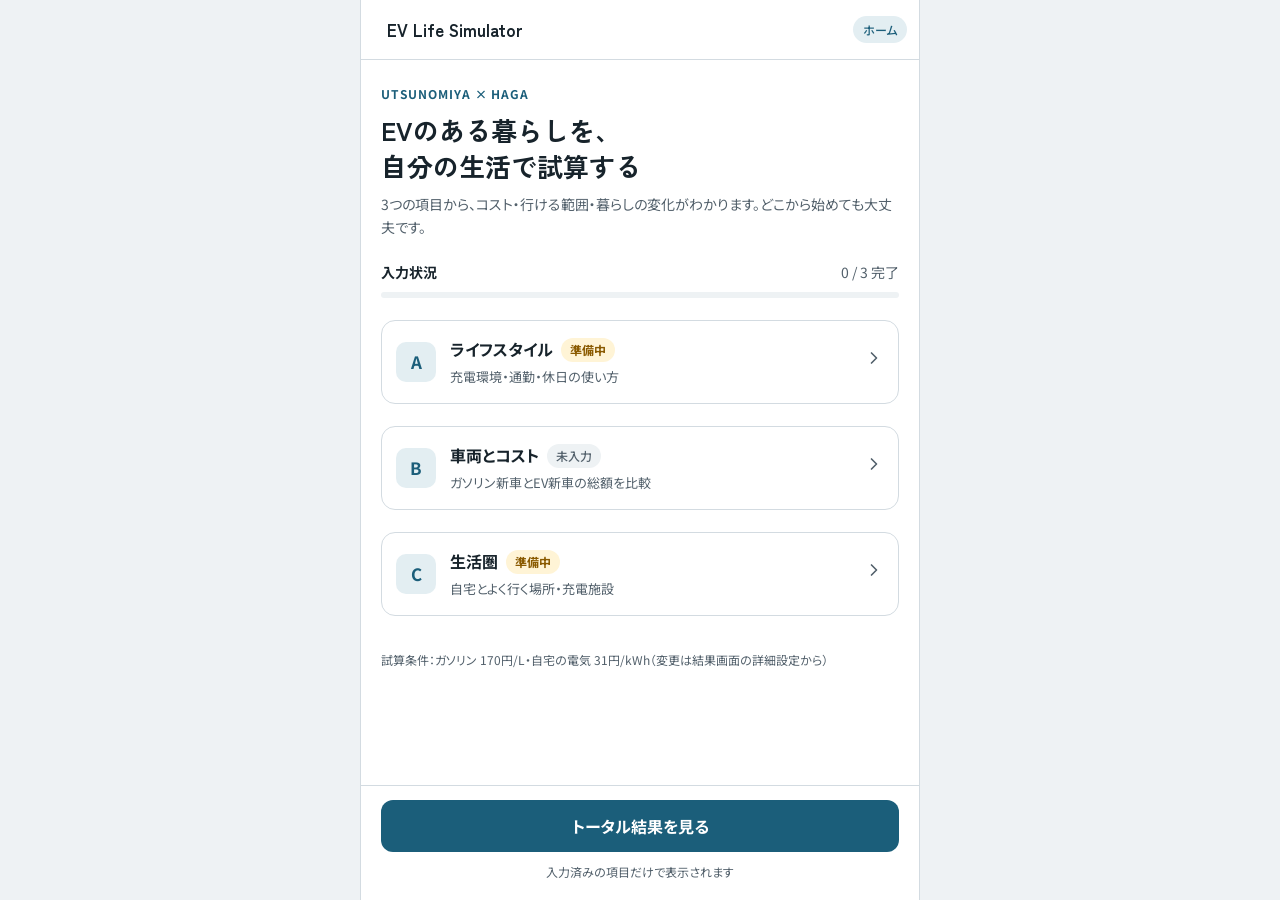
<file: EVsimulation.html>
<!doctype html>
<html lang="ja">
<head>
<meta charset="utf-8">
<meta name="viewport" content="width=device-width, initial-scale=1, viewport-fit=cover">
<title>EV Life Simulator</title>
<link rel="preconnect" href="https://fonts.googleapis.com">
<link rel="preconnect" href="https://fonts.gstatic.com" crossorigin>
<link href="https://fonts.googleapis.com/css2?family=Noto+Sans+JP:wght@400;500;700&family=Zen+Kaku+Gothic+New:wght@500;700&display=swap" rel="stylesheet">
<style>
:root{
  --bg:#EEF2F4;--panel:#FFFFFF;--ink:#17232B;--sub:#52606B;--line:#D3DBE1;
  --ev:#1B5E7A;--ev-t:#E3EEF2;--gas:#A8490C;--gas-t:#FAEDE3;--warn:#8A5A00;--warn-t:#FFF4D6;--on-ev:#FFFFFF;
  box-sizing:border-box;
  padding-top:env(safe-area-inset-top,0px);padding-bottom:env(safe-area-inset-bottom,0px);
}
@media (prefers-color-scheme:dark){
  :root:not([data-theme="light"]){
    --bg:#10181D;--panel:#172229;--ink:#E6ECEF;--sub:#9FB0BB;--line:#2A3842;
    --ev:#6BB8D6;--ev-t:#173541;--gas:#E6955A;--gas-t:#3A2618;--warn:#F2C766;--warn-t:#3A2F12;--on-ev:#0E1A20;
  }
}
:root[data-theme="dark"]{
  --bg:#10181D;--panel:#172229;--ink:#E6ECEF;--sub:#9FB0BB;--line:#2A3842;
  --ev:#6BB8D6;--ev-t:#173541;--gas:#E6955A;--gas-t:#3A2618;--warn:#F2C766;--warn-t:#3A2F12;--on-ev:#0E1A20;
}
*,*::before,*::after{box-sizing:border-box}
html{scroll-padding-top:calc(env(safe-area-inset-top,0px) + 64px)}
body{margin:0;background:var(--bg);color:var(--ink);font-family:'Noto Sans JP',system-ui,-apple-system,'Hiragino Sans',sans-serif;font-size:15px;line-height:1.65;font-feature-settings:"palt" 1}
h1,h2,h3{font-family:'Zen Kaku Gothic New','Noto Sans JP',sans-serif;margin:0;line-height:1.4}
.num{font-variant-numeric:tabular-nums}
a{color:var(--ev)}
button{font:inherit}
.app{max-width:560px;margin:0 auto;min-height:100vh;background:var(--panel);display:flex;flex-direction:column;border-left:1px solid var(--line);border-right:1px solid var(--line)}
@media (max-width:560px){.app{border:0}}

/* header */
.hd{position:sticky;top:env(safe-area-inset-top,0px);z-index:5;background:var(--panel);display:flex;align-items:center;gap:6px;height:60px;padding:0 12px;border-bottom:1px solid var(--line)}
.hd .back{width:44px;height:44px;display:flex;align-items:center;justify-content:center;border:0;background:transparent;color:var(--ink);border-radius:10px;cursor:pointer}
.hd .ttl{font-family:'Zen Kaku Gothic New',sans-serif;font-weight:700;font-size:17px}
.hd .tag{margin-left:auto;font-size:12px;font-weight:500;color:var(--ev);background:var(--ev-t);padding:4px 10px;border-radius:999px;white-space:nowrap}
.main{flex-grow:1;display:flex;flex-direction:column;gap:22px;padding:20px}
.ft{position:sticky;bottom:0;background:var(--panel);border-top:1px solid var(--line);padding:14px 20px calc(18px + env(safe-area-inset-bottom,0px));display:flex;flex-direction:column;gap:10px}
.btn{display:flex;min-height:52px;align-items:center;justify-content:center;border-radius:12px;font-weight:700;font-size:16px;text-decoration:none;border:0;cursor:pointer;background:var(--ev);color:var(--on-ev);width:100%}
.btn2{display:flex;min-height:48px;align-items:center;justify-content:center;border-radius:12px;font-weight:500;font-size:15px;text-decoration:none;border:1px solid var(--line);color:var(--ink);background:transparent;cursor:pointer;width:100%}
:focus-visible{outline:3px solid var(--ev);outline-offset:2px}

/* home */
.hero{display:flex;flex-direction:column;gap:8px;padding-top:4px}
.hero .area{font-size:12px;font-weight:700;color:var(--ev);letter-spacing:.08em}
.hero h1{font-size:26px}
.hero p{margin:0;color:var(--sub);font-size:14px}
.prog{display:flex;flex-direction:column;gap:8px}
.prog .row{display:flex;justify-content:space-between;font-size:14px}
.bar{height:6px;border-radius:3px;background:var(--bg);overflow:hidden}
.bar i{display:block;height:100%;background:var(--ev);border-radius:3px}
@media (prefers-reduced-motion:no-preference){.bar i{transition:width .3s ease}}
.hcard{display:flex;align-items:center;gap:14px;min-height:84px;padding:14px;border:1px solid var(--line);border-radius:14px;text-decoration:none;color:var(--ink);background:var(--panel);width:100%;text-align:left;cursor:pointer}
.hcard:hover{border-color:var(--ev)}
.hcard .lt{width:40px;height:40px;flex-shrink:0;border-radius:10px;background:var(--ev-t);color:var(--ev);display:flex;align-items:center;justify-content:center;font-weight:700;font-size:17px}
.hcard .tx{flex-grow:1;display:flex;flex-direction:column;gap:3px}
.hcard .t{display:flex;align-items:center;gap:8px;font-weight:700;font-size:16px}
.hcard .d{font-size:13px;color:var(--sub)}
.pill{font-size:12px;font-weight:700;padding:2px 9px;border-radius:999px;white-space:nowrap}
.pill.done{background:var(--ev);color:var(--on-ev)}
.pill.todo{background:var(--bg);color:var(--sub);font-weight:500}
.pill.soon{background:var(--warn-t);color:var(--warn)}

/* forms */
.sec{display:flex;flex-direction:column;gap:10px}
.sec h2{font-size:16px}
.sec .sd{font-size:13px;color:var(--sub);margin-top:-6px}
label.f{display:flex;flex-direction:column;gap:4px;font-size:13px;color:var(--sub)}
input[type=number],select{font:inherit;font-size:16px;color:var(--ink);background:var(--panel);border:1px solid var(--line);border-radius:10px;height:48px;padding:0 12px;width:100%}
input[type=range]{width:100%;accent-color:var(--ev);height:32px}
.row2{display:grid;grid-template-columns:repeat(2,minmax(0,1fr));gap:10px}
.seg{display:grid;grid-template-columns:repeat(2,minmax(0,1fr));gap:4px;background:var(--bg);padding:4px;border-radius:12px}
.seg label{display:flex;align-items:center;justify-content:center;min-height:44px;border-radius:9px;font-size:14px;cursor:pointer;color:var(--sub);position:relative}
.seg input{position:absolute;opacity:0;pointer-events:none}
.seg label:has(input:checked){background:var(--panel);color:var(--ink);font-weight:700}
.seg label:has(input:focus-visible){outline:3px solid var(--ev)}
.slider .top{display:flex;justify-content:space-between;align-items:baseline}
.slider .val{font-weight:700;font-size:18px;color:var(--ev)}
.slider .rg{display:flex;justify-content:space-between;font-size:12px;color:var(--sub)}
.chk{display:flex;align-items:center;gap:10px;min-height:48px;padding:0 14px;border:1px solid var(--line);border-radius:10px;font-size:14px;cursor:pointer}
.chk input{width:20px;height:20px;accent-color:var(--ev);margin:0}
.chk:has(input:checked){border-color:var(--ev);background:var(--ev-t)}
.hint{font-size:12px;color:var(--sub)}
.flag{font-size:11px;font-weight:700;color:var(--warn);background:var(--warn-t);padding:1px 6px;border-radius:6px;white-space:nowrap}

/* car cards */
.cars{display:flex;flex-direction:column;gap:10px}
.carc{display:flex;gap:12px;padding:14px;border:1px solid var(--line);border-radius:14px;cursor:pointer;position:relative}
.carc input{width:20px;height:20px;margin:3px 0 0;accent-color:var(--ev);flex-shrink:0}
.carc:has(input:checked){border:1.5px solid var(--ev);background:var(--ev-t)}
.carc.gas:has(input:checked){border-color:var(--gas);background:var(--gas-t)}
.carc.gas input{accent-color:var(--gas)}
.carc .b{flex-grow:1;display:flex;flex-direction:column;gap:6px;min-width:0}
.carc .nm{font-weight:700;font-size:15px}
.carc .cat{font-size:12px;color:var(--sub)}
.spec{display:grid;grid-template-columns:repeat(3,minmax(0,1fr));gap:6px 10px;margin:0}
.spec div{display:flex;flex-direction:column;min-width:0}
.spec dt{font-size:11px;color:var(--sub)}
.spec dd{margin:0;font-weight:700;font-size:13px;font-variant-numeric:tabular-nums}
.custom{display:flex;flex-direction:column;gap:10px;padding:14px;border-radius:12px;background:var(--bg)}
.compare{display:flex;align-items:center;justify-content:space-between;gap:10px;padding:12px 14px;border-radius:12px;background:var(--gas-t)}
.compare .k{font-size:12px;color:var(--gas);font-weight:700}
.compare .n{font-weight:700}

/* results */
.verdict{display:flex;flex-direction:column;gap:4px;padding:18px;border-radius:14px}
.verdict.good{background:var(--ev-t)} .verdict.bad{background:var(--gas-t)}
.verdict .lead{font-size:13px;color:var(--sub)}
.verdict .big{font-family:'Zen Kaku Gothic New',sans-serif;font-weight:700;font-size:28px;line-height:1.3}
.verdict.good .big{color:var(--ev)} .verdict.bad .big{color:var(--gas)}
.verdict .sub{font-size:14px}
.kv{display:grid;grid-template-columns:repeat(2,minmax(0,1fr));gap:10px}
.kv .c{padding:12px 14px;border:1px solid var(--line);border-radius:12px;display:flex;flex-direction:column;gap:2px}
.kv .l{font-size:12px;color:var(--sub)}
.kv .v{font-weight:700;font-size:18px}
.tablewrap{overflow-x:auto;margin:0 -4px;padding:0 4px}
table{width:100%;border-collapse:collapse;font-size:13px;min-width:420px}
th,td{padding:9px 6px;border-bottom:1px solid var(--line);text-align:right;white-space:nowrap}
th:first-child,td:first-child{text-align:left;white-space:normal}
thead th{font-size:12px;color:var(--sub);font-weight:700}
.g{color:var(--gas)} .e{color:var(--ev)}
tr.total td{font-weight:700;border-bottom:0}
.legend{display:flex;gap:16px;font-size:12px;flex-wrap:wrap;color:var(--sub)}
.legend span{display:inline-flex;align-items:center;gap:6px}
.sw{width:22px;height:0;border-top:3px solid}
.sw.g{border-color:var(--gas);border-top-style:dashed} .sw.e{border-color:var(--ev)}
svg text{font-family:'Noto Sans JP',sans-serif}
.warnbox{background:var(--warn-t);border-radius:12px;padding:12px 14px;font-size:13px}
.warnbox strong{color:var(--warn)}
details{border:1px solid var(--line);border-radius:12px;padding:0 14px}
summary{cursor:pointer;font-weight:700;font-size:14px;min-height:48px;display:flex;align-items:center}
details .body{display:flex;flex-direction:column;gap:10px;padding-bottom:14px}

/* total */
.tile{display:flex;flex-direction:column;gap:8px;padding:16px;border:1px solid var(--line);border-radius:14px}
.tile .h{display:flex;align-items:center;gap:8px}
.tile .lt{width:26px;height:26px;border-radius:7px;background:var(--ev-t);color:var(--ev);font-weight:700;font-size:13px;display:flex;align-items:center;justify-content:center}
.tile .ht{font-size:13px;font-weight:700;color:var(--sub)}
.tile .big{font-family:'Zen Kaku Gothic New',sans-serif;font-weight:700;font-size:20px}
.tile .s{font-size:13px;color:var(--sub)}
.tile .links{display:flex;gap:6px;flex-wrap:wrap}
.lk{display:inline-flex;align-items:center;min-height:44px;padding:0 10px;margin-left:-10px;font-weight:700;font-size:14px;border:0;background:transparent;color:var(--ev);cursor:pointer;border-radius:8px}

/* stub */
.stub{display:flex;flex-direction:column;gap:12px;padding:20px;border:1.5px dashed var(--line);border-radius:14px}
.stub h2{font-size:18px}
.stub ul{margin:0;padding-left:1.2em;color:var(--sub);font-size:14px}
.stub li{margin:4px 0}
</style>
</head>
<body>
<div class="app" id="app"></div>

<script>
/* =========================================================
   データ（カタログスペック）
   ok:false の値は仮置き。公式情報・ディーラーヒアリングで更新する
   ========================================================= */
const EVS = {
  "n-one-e":  {name:"N-ONE e:（e:G）", cat:"軽乗用EV", price:2699400, sub:580000, wh:105, kwh:29.6, tax:10800, wt:0, ok:true},
  "super-one":{name:"Super-ONE", cat:"小型EV", price:3390200, sub:1300000, wh:113, kwh:29.6, tax:25000, wt:0, ok:false},
  "insight":  {name:"INSIGHT", cat:"クロスオーバーSUV EV", price:5500000, sub:1300000, wh:134, kwh:68.8, tax:25000, wt:0, ok:true},
  "n-van-e":  {name:"N-VAN e:", cat:"軽商用EV", price:2600000, sub:0, wh:126, kwh:29.6, tax:5000, wt:0, ok:false},
  "custom":   {name:"その他のEV", cat:"スペックを入力", custom:true}
};
const GASES = {
  "n-one": {name:"N-ONE", cat:"軽乗用", price:1800000, fe:23, tax:10800, wt:3300},
  "n-box": {name:"N-BOX", cat:"軽乗用", price:1800000, fe:21, tax:10800, wt:3300},
  "n-van": {name:"N-VAN", cat:"軽商用", price:1500000, fe:18, tax:5000, wt:3300},
  "fit":   {name:"フィット e:HEV", cat:"コンパクト", price:2300000, fe:27, tax:30500, wt:7500},
  "zrv":   {name:"ZR-V e:HEV", cat:"SUV", price:3600000, fe:22, tax:36000, wt:12300},
  "custom":{name:"その他のガソリン車", cat:"スペックを入力", custom:true}
};
const DEP = { gas:{hi:0.12, mid:0.15, lo:0.18}, ev:{hi:0.15, mid:0.19, lo:0.23} }; // 年率の価値減少（仮）
const SCEN_LABEL = {hi:"高め", mid:"中間", lo:"低め"};
const SUBSIDY_HOLD_YEARS = 4;

/* =========================================================
   状態
   ========================================================= */
const S = {
  kmMode:"direct", annualKm:8000, monthlySpend:10000, curFe:15,
  gasKey:"", evKey:"",
  gc_price:2500000, gc_fe:18, gc_tax:30500, gc_wt:7500,
  ec_price:4000000, ec_sub:0, ec_wh:150, ec_kwh:50, ec_tax:25000, ec_wt:0,
  homeCharge:true, homeShare:80, years:7,
  evAdj:0, gasAdj:0, evFees:0, gasFees:0,
  pGas:170, pHome:31, pPub:60, charger:150000, mGas:40000, mEv:25000,
  cSum:0.9, cWin:0.7, rGas:0.85, rEv:0.9, usable:70, scen:"mid",
  seenCost:false
};
const n = k => { const v = parseFloat(S[k]); return isFinite(v) ? v : 0; };
const yen = v => (v<0?"−":"") + "¥" + Math.round(Math.abs(v)).toLocaleString("ja-JP");
const man = v => (v<0?"−":"") + (Math.abs(v)/10000).toFixed(1).replace(/\.0$/,"") + "万円";
const sman = v => (v>0?"+":v<0?"−":"±") + (Math.abs(v)/10000).toFixed(1).replace(/\.0$/,"") + "万円";

function gasCar(){ const d=GASES[S.gasKey]; if(!d) return null;
  return d.custom ? {name:d.name, price:n("gc_price"), fe:n("gc_fe"), tax:n("gc_tax"), wt:n("gc_wt")} : d; }
function evCar(){ const d=EVS[S.evKey]; if(!d) return null;
  return d.custom ? {name:d.name, price:n("ec_price"), sub:n("ec_sub"), wh:n("ec_wh"), kwh:n("ec_kwh"), tax:n("ec_tax"), wt:n("ec_wt")} : d; }
function annualKm(){ return S.kmMode==="spend" ? n("monthlySpend")*12/Math.max(n("pGas"),1)*n("curFe") : n("annualKm"); }
const doneB = () => !!(S.gasKey && S.evKey && S.seenCost);

/* =========================================================
   計算（コスト比較）
   ========================================================= */
function calc(){
  const G = gasCar(), E = evCar(); if(!G||!E) return null;
  const km = annualKm(), N = n("years");
  const share = S.homeCharge ? n("homeShare")/100 : 0;
  const pGas=n("pGas"), pHome=n("pHome"), pPub=n("pPub");
  const cSum=n("cSum")||1, cWin=n("cWin")||1, rGas=n("rGas")||1, rEv=n("rEv")||1;

  const gPrice = G.price + n("gasAdj"), ePrice = E.price + n("evAdj");
  const charger = S.homeCharge ? n("charger") : 0;
  const gInit = gPrice + n("gasFees");
  const eInit = ePrice - E.sub + n("evFees") + charger;

  const feReal = Math.max(G.fe,0.1)*rGas;
  const gasEnergy = km/feReal*pGas;
  const whReal = E.wh/rEv;
  const kWhYear = [1,cSum,1,cWin].reduce((s,c)=> s + (km/4)*whReal/1000/c, 0);
  const avgElec = share*pHome + (1-share)*pPub;
  const evEnergy = kWhYear*avgElec;

  const gAnnual = gasEnergy + G.tax + G.wt + n("mGas");
  const eAnnual = evEnergy + E.tax + E.wt + n("mEv");
  const resid = (p,r) => p*Math.pow(1-r,N);
  const gRes = resid(G.price, DEP.gas[S.scen]), eRes = resid(E.price, DEP.ev[S.scen]);
  const gTotal = gInit + gAnnual*N - gRes, eTotal = eInit + eAnnual*N - eRes;

  const dInit = eInit-gInit, dAnnual = gAnnual-eAnnual;
  let cross, crossT=null;
  if (dInit<=0 && dAnnual>=0) cross = "購入時からEVが安い";
  else if (dAnnual<=0) cross = "この条件では逆転しない";
  else { crossT = dInit/dAnnual; cross = crossT>30 ? "30年超" : `約${crossT.toFixed(1)}年目`; }

  const usable = n("usable")/100, weekKm = km/52;
  const rangeAt = c => E.kwh*usable*1000/(whReal/c);
  const freq = c => { const pw = weekKm/Math.max(rangeAt(c),1); if(pw<=0) return "―"; const d=7/pw; return `週 ${pw.toFixed(1)} 回（約${d>=1?Math.round(d):d.toFixed(1)}日に1回）`; };
  const eKwhKm = kWhYear/Math.max(km,1);

  const scen = ["hi","mid","lo"].map(s => {
    const gr=resid(G.price,DEP.gas[s]), er=resid(E.price,DEP.ev[s]);
    return {s, gr, er, d:(eInit+eAnnual*N-er)-(gInit+gAnnual*N-gr)};
  });
  return {G,E,km,N,gPrice,ePrice,charger,gInit,eInit,gasEnergy,evEnergy,gAnnual,eAnnual,gRes,eRes,gTotal,eTotal,
    diff:eTotal-gTotal, dInit, dAnnual, cross, crossT,
    k100g:100/(pGas/feReal), k100h:S.homeCharge?100/(eKwhKm*pHome):null, k100a:100/(eKwhKm*avgElec),
    fq:{mid:freq(1), sum:freq(cSum), win:freq(cWin)}, rangeMid:rangeAt(1), rangeWin:rangeAt(cWin), usable, scen};
}

/* =========================================================
   UI部品
   ========================================================= */
const CHEV_L='<svg width="22" height="22" viewBox="0 0 24 24" fill="none" stroke="currentColor" stroke-width="2" stroke-linecap="round" stroke-linejoin="round" aria-hidden="true"><path d="M15 18l-6-6 6-6"/></svg>';
const CHEV_R='<svg width="20" height="20" viewBox="0 0 24 24" fill="none" stroke="currentColor" stroke-width="2" stroke-linecap="round" stroke-linejoin="round" aria-hidden="true"><path d="M9 18l6-6-6-6"/></svg>';
const header = (title, back, tag) => `<header class="hd">${back?`<button class="back" data-go="${back}" aria-label="戻る">${CHEV_L}</button>`:'<div style="width:8px"></div>'}<h1 class="ttl">${title}</h1><span class="tag">${tag}</span></header>`;
const footer = (...b) => `<footer class="ft">${b.join("")}</footer>`;
const btn = (to,t,dis) => `<button class="btn" data-go="${to}"${dis?' disabled aria-disabled="true" style="opacity:.45;cursor:not-allowed"':""}>${t}</button>`;
const btn2 = (to,t) => `<button class="btn2" data-go="${to}">${t}</button>`;
const numIn = (k,label,step=1,flag=false) => `<label class="f">${label}${flag?' <span class="flag">要確認</span>':""}<input type="number" inputmode="decimal" data-k="${k}" value="${S[k]}" step="${step}"></label>`;
const slider = (k,label,min,max,step,fmt,lo,hi,id) => `<div class="slider"><div class="top"><label for="${k}" style="font-size:14px">${label}</label><span class="val num" id="${id}">${fmt(S[k])}</span></div><input type="range" id="${k}" data-k="${k}" min="${min}" max="${max}" step="${step}" value="${S[k]}"><div class="rg"><span>${lo}</span><span>${hi}</span></div></div>`;
const spec = items => `<dl class="spec">${items.map(([t,v])=>`<div><dt>${t}</dt><dd>${v}</dd></div>`).join("")}</dl>`;

/* =========================================================
   画面
   ========================================================= */
const screens = {};

screens.home = () => {
  const done = doneB() ? 1 : 0;
  const card = (l,t,d,to,st) => `<button class="hcard" data-go="${to}"><span class="lt">${l}</span><span class="tx"><span class="t">${t}${st}</span><span class="d">${d}</span></span><span style="color:var(--sub)">${CHEV_R}</span></button>`;
  return header("EV Life Simulator",null,"ホーム") + `<main class="main">
    <div class="hero"><span class="area">UTSUNOMIYA × HAGA</span><h1>EVのある暮らしを、<br>自分の生活で試算する</h1><p>3つの項目から、コスト・行ける範囲・暮らしの変化がわかります。どこから始めても大丈夫です。</p></div>
    <div class="prog"><div class="row"><strong>入力状況</strong><span class="num" style="color:var(--sub)">${done} / 3 完了</span></div><div class="bar"><i style="width:${done/3*100}%"></i></div></div>
    ${card("A","ライフスタイル","充電環境・通勤・休日の使い方","lifestyle",'<span class="pill soon">準備中</span>')}
    ${card("B","車両とコスト","ガソリン新車とEV新車の総額を比較","gas", doneB()?'<span class="pill done">入力済み</span>':'<span class="pill todo">未入力</span>')}
    ${card("C","生活圏","自宅とよく行く場所・充電施設","area",'<span class="pill soon">準備中</span>')}
    <p class="hint">試算条件：ガソリン ${n("pGas")}円/L・自宅の電気 ${n("pHome")}円/kWh（変更は結果画面の詳細設定から）</p>
  </main>` + footer(btn("total","トータル結果を見る"), `<p class="hint" style="text-align:center;margin:0">入力済みの項目だけで表示されます</p>`);
};

screens.gas = () => {
  const cards = Object.entries(GASES).map(([k,d]) => `<label class="carc gas"><input type="radio" name="gasKey" data-k="gasKey" value="${k}"${S.gasKey===k?" checked":""}>
    <span class="b"><span class="nm">${d.name}</span><span class="cat">${d.cat}</span>${d.custom?"":spec([["車両価格",man(d.price)],["燃費",d.fe+" km/L"],["自動車税",yen(d.tax)+"/年"]])}</span></label>`).join("");
  const custom = GASES[S.gasKey]?.custom ? `<div class="custom"><strong style="font-size:14px">スペックを入力</strong><div class="row2">${numIn("gc_price","車両価格（円）",10000)}${numIn("gc_fe","燃費（km/L）",0.1)}${numIn("gc_tax","自動車税（円/年）",100)}${numIn("gc_wt","重量税（円/年換算）",100)}</div></div>` : "";
  return header("ガソリン新車と走行距離","home","入力 B-1") + `<main class="main">
    <section class="sec"><h2>年間の走行距離</h2><p class="sd">分からなければ、今の車のガソリン代から計算できます</p>
      <div class="seg" role="radiogroup" aria-label="走行距離の入力方法">
        <label><input type="radio" name="kmMode" data-k="kmMode" value="direct"${S.kmMode==="direct"?" checked":""}>距離で入力</label>
        <label><input type="radio" name="kmMode" data-k="kmMode" value="spend"${S.kmMode==="spend"?" checked":""}>ガソリン代から</label>
      </div>
      ${S.kmMode==="direct" ? numIn("annualKm","年間走行距離（km）",500) : `<div class="row2">${numIn("monthlySpend","月のガソリン代（円）",1000)}${numIn("curFe","今の車の燃費（km/L）",0.5)}</div>`}
      <p class="hint num" id="kmOut">年間 約${Math.round(annualKm()).toLocaleString("ja-JP")}km として計算します</p>
    </section>
    <section class="sec"><h2>比べるガソリン新車</h2><p class="sd">買い替え候補のガソリン車を選んでください <span class="flag">要確認</span> 価格・燃費は仮の値です</p>
      <div class="cars" role="radiogroup" aria-label="ガソリン新車">${cards}</div>${custom}
    </section>
  </main>` + footer(btn("ev","次へ：EVを選ぶ", !S.gasKey));
};

screens.ev = () => {
  const G = GASES[S.gasKey];
  const cards = Object.entries(EVS).map(([k,d]) => `<label class="carc"><input type="radio" name="evKey" data-k="evKey" value="${k}"${S.evKey===k?" checked":""}>
    <span class="b"><span class="nm">${d.name}${d.ok===false?' <span class="flag">要確認</span>':""}</span><span class="cat">${d.cat}</span>${d.custom?"":spec([["車両価格",man(d.price)],["補助金（国）",man(d.sub)],["実質",man(d.price-d.sub)],["電費",d.wh+" Wh/km"],["バッテリー",d.kwh+" kWh"],["自動車税",yen(d.tax)+"/年"]])}</span></label>`).join("");
  const custom = EVS[S.evKey]?.custom ? `<div class="custom"><strong style="font-size:14px">スペックを入力</strong><div class="row2">${numIn("ec_price","車両価格（円）",10000)}${numIn("ec_sub","補助金（円）",10000)}${numIn("ec_wh","電費（Wh/km）",1)}${numIn("ec_kwh","バッテリー（kWh）",0.1)}${numIn("ec_tax","自動車税（円/年）",100)}${numIn("ec_wt","重量税（円/年換算）",100)}</div></div>` : "";
  return header("気になるEV","gas","入力 B-2") + `<main class="main">
    ${G?`<div class="compare"><div><div class="k">比較するガソリン新車</div><div class="n">${G.name}</div></div><button class="lk" data-go="gas" style="margin:0">変更</button></div>`:""}
    <section class="sec"><h2>EVを選ぶ</h2><div class="cars" role="radiogroup" aria-label="EV新車">${cards}</div>${custom}</section>
    <section class="sec"><h2>充電の環境</h2>
      <label class="chk"><input type="checkbox" data-k="homeCharge"${S.homeCharge?" checked":""}>自宅に充電器を設置できる</label>
      <div id="shareWrap"${S.homeCharge?"":" hidden"}>${slider("homeShare","自宅で充電する割合",0,100,5,v=>v+"%","すべて外で","すべて自宅","shareOut")}</div>
      <p class="hint">ライフスタイル（A）の入力ができたら、ここは自動で引き継ぐ予定です</p>
    </section>
  </main>` + footer(btn("cost","コストを比較する", !S.evKey));
};

screens.cost = () => {
  S.seenCost = true;
  return header("コスト比較","ev","結果 B") + `<main class="main">
    <div id="verdict"></div>
    ${slider("years","保有予定年数",1,15,1,v=>v+"年","1年","15年","yearsOut")}
    <section class="sec"><h2>累計コストの推移</h2>
      <svg id="chart" viewBox="0 0 520 260" width="100%" role="img" aria-label="累計コストの推移"></svg>
      <div class="legend"><span><i class="sw g"></i>ガソリン新車</span><span><i class="sw e"></i>EV新車</span><span>最終年の右の点は残価を差し引いた総額</span></div>
    </section>
    <section class="sec"><h2 id="tblTitle">内訳</h2><div class="tablewrap"><table class="num"><thead><tr><th>項目</th><th class="g">ガソリン</th><th class="e">EV</th><th>差</th></tr></thead><tbody id="tbody"></tbody></table></div></section>
    <section class="sec"><h2>100円で走れる距離</h2><div class="kv" id="k100"></div></section>
    <section class="sec"><h2>充電の頻度（目安）</h2><div class="kv" id="freq"></div><p class="hint" id="freqNote"></p></section>
    <section class="sec"><h2>売却時の残価による違い</h2><div class="tablewrap"><table class="num"><thead><tr><th>シナリオ <span class="flag">要確認</span></th><th class="g">ガソリン残価</th><th class="e">EV残価</th><th>総額の差</th></tr></thead><tbody id="scBody"></tbody></table></div>
      <div class="warnbox" id="clawback" hidden></div></section>
    <details><summary>見積調整（ディーラー用）</summary><div class="body"><div class="row2">
      ${numIn("evAdj","EV 値引き・オプション差（円）",10000)}${numIn("gasAdj","ガソリン車 値引き・オプション差（円）",10000)}
      ${numIn("evFees","EV 購入時の税・諸費用（円）",10000)}${numIn("gasFees","ガソリン車 購入時の税・諸費用（円）",10000)}
    </div><p class="hint">マイナスで値引き。見積書の金額を入れると実際の条件で比較できます。</p></div></details>
    <details><summary>単価・係数の設定</summary><div class="body"><div class="row2">
      ${numIn("pGas","ガソリン（円/L）",1)}${numIn("pHome","自宅の電気（円/kWh）",1)}
      ${numIn("pPub","公共充電（円/kWh換算）",1,true)}${numIn("charger","充電器の設置費（円）",10000,true)}
      ${numIn("mGas","メンテ費 ガソリン（円/年）",1000,true)}${numIn("mEv","メンテ費 EV（円/年）",1000,true)}
      ${numIn("cSum","夏の電費係数",0.05,true)}${numIn("cWin","冬の電費係数",0.05,true)}
      ${numIn("rGas","実燃費／カタログ",0.05,true)}${numIn("rEv","実電費／カタログ",0.05,true)}
      ${numIn("usable","日常で使う充電幅（%）",5)}
      <label class="f">残価シナリオ<select data-k="scen">${["hi","mid","lo"].map(s=>`<option value="${s}"${S.scen===s?" selected":""}>${SCEN_LABEL[s]}</option>`).join("")}</select></label>
    </div></div></details>
  </main>` + footer(btn("total","トータル結果へ"), btn2("gas","車両の条件を変える"));
};
screens.cost.update = () => {
  const r = calc(); if(!r) return;
  const good = r.diff < 0;
  document.getElementById("verdict").innerHTML = `<div class="verdict ${good?"good":"bad"}">
    <span class="lead">${r.G.name} と ${r.E.name}｜${r.N}年間の総保有コスト（残価${SCEN_LABEL[S.scen]}）</span>
    <span class="big num">${good?`EVが ${man(-r.diff)} おトク`:`ガソリン車が ${man(r.diff)} 安い`}</span>
    <span class="sub num">逆転：${r.cross}　／　年間維持費の差 ${man(Math.abs(r.dAnnual))}（EVが${r.dAnnual>0?"安い":"高い"}）</span></div>`;
  document.getElementById("yearsOut").textContent = r.N+"年";
  document.getElementById("tblTitle").textContent = `内訳（${r.N}年）`;
  const rows = [
    ["車両価格",r.gPrice,r.ePrice],["補助金",0,-r.E.sub],["購入時の税・諸費用",n("gasFees"),n("evFees")],["充電器の設置費",0,r.charger],
    ["燃料・電気代",r.gasEnergy*r.N,r.evEnergy*r.N],["自動車税・重量税",(r.G.tax+r.G.wt)*r.N,(r.E.tax+r.E.wt)*r.N],
    ["メンテナンス",n("mGas")*r.N,n("mEv")*r.N],["売却時の残価",-r.gRes,-r.eRes]];
  document.getElementById("tbody").innerHTML = rows.map(([l,g,e])=>`<tr><td>${l}</td><td class="g">${yen(g)}</td><td class="e">${yen(e)}</td><td>${sman(e-g)}</td></tr>`).join("")
    + `<tr class="total"><td>合計</td><td class="g">${yen(r.gTotal)}</td><td class="e">${yen(r.eTotal)}</td><td>${sman(r.diff)}</td></tr>`;
  document.getElementById("k100").innerHTML =
    `<div class="c"><span class="l">ガソリン新車</span><span class="v num g">${r.k100g.toFixed(1)} km</span></div>`+
    `<div class="c"><span class="l">EV（あなたの充電割合）</span><span class="v num e">${r.k100a.toFixed(1)} km</span></div>`+
    (r.k100h?`<div class="c" style="grid-column:1/-1"><span class="l">EV（自宅充電のみの場合）</span><span class="v num e">${r.k100h.toFixed(1)} km</span></div>`:"");
  document.getElementById("freq").innerHTML =
    `<div class="c"><span class="l">春・秋</span><span class="v num" style="font-size:15px">${r.fq.mid}</span></div>`+
    `<div class="c"><span class="l">夏</span><span class="v num" style="font-size:15px">${r.fq.sum}</span></div>`+
    `<div class="c" style="grid-column:1/-1"><span class="l">冬（暖房使用）</span><span class="v num" style="font-size:15px">${r.fq.win}</span></div>`;
  document.getElementById("freqNote").textContent = `1回の充電で使う範囲の目安：春秋 約${Math.round(r.rangeMid)}km／冬 約${Math.round(r.rangeWin)}km（容量の${Math.round(r.usable*100)}%を使う想定）`;
  document.getElementById("scBody").innerHTML = r.scen.map(x=>`<tr><td>${SCEN_LABEL[x.s]}${x.s===S.scen?"（選択中）":""}</td><td class="g">${yen(x.gr)}</td><td class="e">${yen(x.er)}</td><td>${sman(x.d)}</td></tr>`).join("");
  const cb = document.getElementById("clawback");
  if (r.N < SUBSIDY_HOLD_YEARS && r.E.sub > 0){ cb.hidden=false; cb.innerHTML=`<strong>補助金の返納に注意：</strong>補助金を受けた車は一定期間（目安${SUBSIDY_HOLD_YEARS}年）内に手放すと、一部返納が必要になる場合があります。この試算には含めていません。`; }
  else cb.hidden = true;
  drawChart(r);
};

screens.total = () => {
  const r = doneB() ? calc() : null;
  const tileB = r ? `<div class="tile"><div class="h"><span class="lt">B</span><span class="ht">コスト</span></div>
      <div class="big num" style="color:${r.diff<0?"var(--ev)":"var(--gas)"}">${r.diff<0?`${r.N}年で ${man(-r.diff)} おトク`:`${r.N}年ではガソリン車が ${man(r.diff)} 安い`}</div>
      <div class="s">${r.G.name} との比較・逆転：${r.cross}</div>
      <div class="links"><button class="lk" data-go="cost">詳しく見る</button><button class="lk" data-go="gas">条件を変える</button></div></div>`
    : `<div class="tile"><div class="h"><span class="lt">B</span><span class="ht">コスト</span></div><div class="big">まだ入力されていません</div><div class="links"><button class="lk" data-go="gas">車両を選んで比較する</button></div></div>`;
  const stubTile = (l,t,to1,to2) => `<div class="tile"><div class="h"><span class="lt">${l}</span><span class="ht">${t}</span><span class="pill soon">準備中</span></div><div class="s">この項目の結果は今後表示されます</div><div class="links"><button class="lk" data-go="${to1}">結果を見る</button><button class="lk" data-go="${to2}">入力する</button></div></div>`;
  const E = evCar();
  return header("診断結果","home","トータル") + `<main class="main">
    <div style="display:flex;flex-direction:column;gap:4px"><span class="hint">あなたが選んだEV</span><h2 style="font-size:24px">${E?E.name:"未選択"}</h2></div>
    ${tileB}
    ${stubTile("C","行ける範囲・充電施設","charging","area")}
    ${stubTile("A","暮らしの変化","effect","lifestyle")}
    <button class="btn2" data-go="share" style="border-style:dashed;border-color:var(--ev);color:var(--ev);font-weight:700">家族に結果を共有する（準備中）</button>
  </main>` + footer(btn("rental","このEVを1日試してみる"), btn2("home","ホームに戻る"));
};

const stub = (title,back,tag,heading,items,next) => () => header(title,back,tag) + `<main class="main">
  <div class="stub"><span class="pill soon" style="align-self:flex-start">準備中</span><h2>${heading}</h2><ul>${items.map(i=>`<li>${i}</li>`).join("")}</ul></div>
</main>` + footer(...next);
screens.lifestyle = stub("ライフスタイル","home","入力 A","ライフスタイルの入力",["自宅の充電環境（戸建て／集合住宅）","通勤・送迎の距離と頻度","休日の使い方・乗る人数","重視したいこと"],[btn("effect","次へ：導入効果を見る")]);
screens.effect = stub("導入効果","lifestyle","結果 A","暮らしの変化（質的な効果）",["給油の手間がなくなる回数","通勤・休日の使い方に合わせた変化","静かさ・乗り心地（試乗への導線）","災害時の給電"],[btn("total","トータル結果へ"),btn2("home","ホームで他の項目を入力")]);
screens.area = stub("生活圏","home","入力 C","自宅とよく行く場所",["自宅の位置（町名まで）","よく行く場所を地図から最大10件","行く頻度"],[btn("charging","次へ：充電施設を見る")]);
screens.charging = stub("充電施設","area","結果 C","充電施設と行ける範囲",["生活圏の充電スポット地図","行き先ごとの判定（夏／冬）","自宅チャージスポットへの導線"],[btn("total","トータル結果へ"),btn2("area","行き先を変える")]);
screens.rental = () => { const E=evCar(); return header("レンタカーで試す","total","次の一歩") + `<main class="main">
  <div class="hero"><h1>数字の次は、<br>乗り心地を確かめる</h1><p>静かさや加速は、乗ってみるのが一番です。</p></div>
  <div class="stub"><span class="pill soon" style="align-self:flex-start">レンタカーアプリと連携予定</span><h2>${E?E.name:"選んだEV"} を予約</h2><ul><li>診断結果（車種・よく行く場所）を引き継いで予約画面を開く</li><li>貸出場所：販売店（LRT停留場の近く）</li><li>よく行く場所をもとにした試乗コースの提案</li></ul></div>
</main>` + footer(btn("rental-go","レンタカーを予約する（準備中）"), btn2("total","診断結果に戻る")); };
screens.share = () => header("結果を共有","total","共有") + `<main class="main"><div class="stub"><span class="pill soon" style="align-self:flex-start">準備中</span><h2>家族に見せる1枚サマリー</h2><ul><li>節約額・行ける範囲・おすすめ車種を1枚に</li><li>リンクを送ると同じ結果を開ける</li></ul></div></main>` + footer(btn2("total","診断結果に戻る"));

/* =========================================================
   グラフ
   ========================================================= */
function drawChart(r){
  const svg = document.getElementById("chart"); if(!svg) return;
  const W=520,H=260,L=56,R=86,T=16,B=34, N=r.N;
  const cs = getComputedStyle(document.documentElement), c = k => cs.getPropertyValue(k).trim();
  const g=[],e=[]; for(let i=0;i<=N;i++){ g.push(r.gInit+r.gAnnual*i); e.push(r.eInit+r.eAnnual*i); }
  const fg=g[N]-r.gRes, fe=e[N]-r.eRes;
  const top=Math.ceil(Math.max(...g,...e)/1e6)*1e6||1e6, bot=Math.floor(Math.min(0,fg,fe)/1e6)*1e6;
  const x=i=>L+(W-L-R)*i/Math.max(N,1), y=v=>T+(H-T-B)*(1-(v-bot)/(top-bot));
  const step=(top-bot)>6e6?2e6:1e6; let s="";
  for(let v=bot;v<=top+1;v+=step){ s+=`<line x1="${L}" x2="${W-R}" y1="${y(v)}" y2="${y(v)}" stroke="${c("--line")}"/><text x="${L-6}" y="${y(v)+4}" font-size="11" fill="${c("--sub")}" text-anchor="end">${v/10000}万</text>`; }
  const ls=N>8?2:1; for(let i=0;i<=N;i+=ls) s+=`<text x="${x(i)}" y="${H-B+18}" font-size="11" fill="${c("--sub")}" text-anchor="middle">${i?i+"年":"購入時"}</text>`;
  const p=a=>a.map((v,i)=>`${i?"L":"M"}${x(i).toFixed(1)},${y(v).toFixed(1)}`).join(" ");
  s+=`<path d="${p(g)}" fill="none" stroke="${c("--gas")}" stroke-width="2.5" stroke-dasharray="7 5"/><path d="${p(e)}" fill="none" stroke="${c("--ev")}" stroke-width="3.5"/>`;
  [[g[N],fg,"--gas"],[e[N],fe,"--ev"]].forEach(([a,b,k])=>{ s+=`<line x1="${x(N)}" y1="${y(a)}" x2="${x(N)+24}" y2="${y(b)}" stroke="${c(k)}" stroke-width="1.5" stroke-dasharray="2 4"/><circle cx="${x(N)+24}" cy="${y(b)}" r="4" fill="${c(k)}"/><text x="${x(N)+31}" y="${y(b)+4}" font-size="11" fill="${c(k)}">${man(b)}</text>`; });
  if(r.crossT!==null && r.crossT<=N){ const v=r.gInit+r.gAnnual*r.crossT, cx=L+(W-L-R)*r.crossT/Math.max(N,1);
    s+=`<circle cx="${cx}" cy="${y(v)}" r="6" fill="${c("--panel")}" stroke="${c("--ink")}" stroke-width="2"/><text x="${cx}" y="${y(v)-12}" font-size="12" font-weight="700" fill="${c("--ink")}" text-anchor="middle">約${r.crossT.toFixed(1)}年で逆転</text>`; }
  svg.innerHTML=s;
}

/* =========================================================
   ルーティングとイベント
   ========================================================= */
const app = document.getElementById("app");
let current = "home";
function render(keepScroll){
  const y = window.scrollY;
  const route = (location.hash.replace(/^#\/?/,"") || "home");
  current = screens[route] ? route : "home";
  app.innerHTML = screens[current]();
  screens[current].update?.();
  window.scrollTo(0, keepScroll ? y : 0);
  if(!keepScroll){ const h = app.querySelector(".ttl"); document.title = (h?h.textContent+"｜":"") + "EV Life Simulator"; }
}
function go(to){
  if(to==="rental-go"){ return; }
  if(("#/"+to)===location.hash) render(false); else location.hash = "/"+to;
}
window.addEventListener("hashchange", () => render(false));
app.addEventListener("click", e => { const b = e.target.closest("[data-go]"); if(!b || b.disabled) return; go(b.dataset.go); });
app.addEventListener("input", e => {
  const k = e.target.dataset.k; if(!k) return;
  S[k] = e.target.type==="checkbox" ? e.target.checked : e.target.value;
  // 表示構造が変わる入力は再描画、それ以外は結果だけ更新
  if (["gasKey","evKey","kmMode"].includes(k)) { render(true); return; }
  if (k==="homeCharge"){ const w=document.getElementById("shareWrap"); if(w) w.hidden=!S.homeCharge; }
  if (k==="homeShare"){ const o=document.getElementById("shareOut"); if(o) o.textContent=S.homeShare+"%"; }
  const ko = document.getElementById("kmOut"); if(ko) ko.textContent = `年間 約${Math.round(annualKm()).toLocaleString("ja-JP")}km として計算します`;
  screens[current].update?.();
});
if (window.matchMedia) window.matchMedia("(prefers-color-scheme: dark)").addEventListener?.("change", () => screens[current].update?.());
render(false);
</script>
</body>
</html>
</file>
